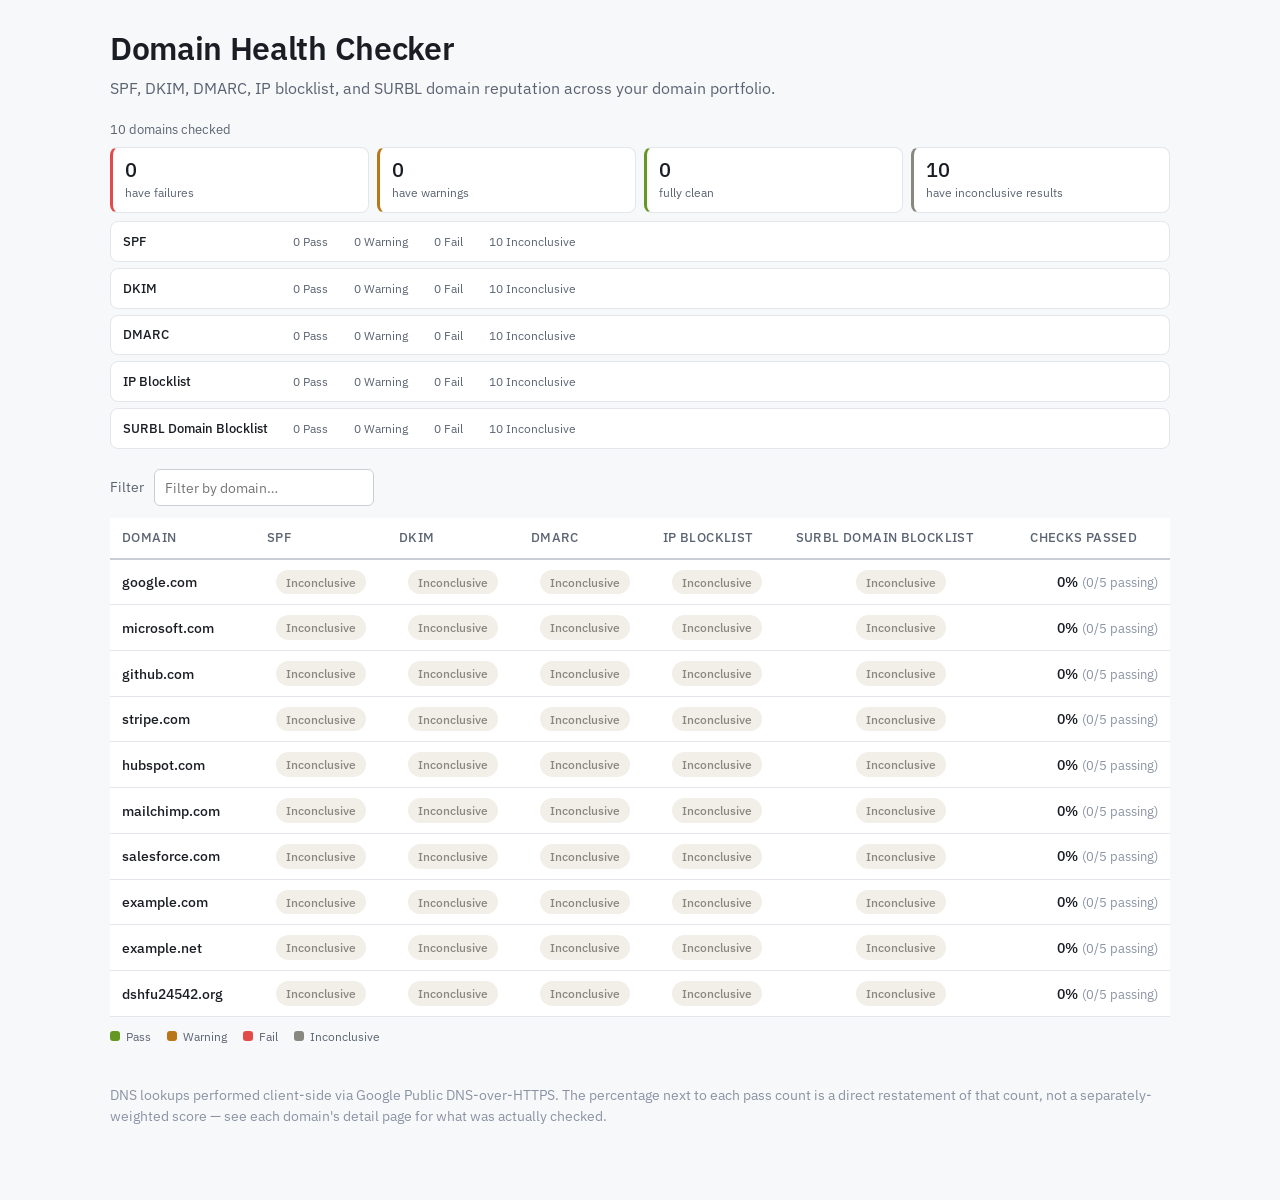
<file: index.html>
<!DOCTYPE html>
<html lang="en">
<head>
<meta charset="UTF-8">
<meta name="viewport" content="width=device-width, initial-scale=1.0">
<meta name="view-transition" content="same-origin">
<title>Domain Health Checker</title>
<link rel="preconnect" href="https://fonts.googleapis.com">
<link rel="preconnect" href="https://fonts.gstatic.com" crossorigin>
<link href="https://fonts.googleapis.com/css2?family=IBM+Plex+Mono:wght@400;500&family=IBM+Plex+Sans:wght@400;500;600&display=swap" rel="stylesheet">
<link rel="stylesheet" href="style.css">
</head>
<body>
  <div class="page">
    <header class="page-header">
      <h1>Domain Health Checker</h1>
      <p class="subtitle">SPF, DKIM, DMARC, IP blocklist, and SURBL domain reputation across your domain portfolio.</p>
    </header>

    <p id="load-status">Loading domains.json and running checks…</p>

    <section id="portfolio-summary" class="portfolio-summary" hidden>
      <div id="summary-eyebrow" class="summary-eyebrow"></div>
      <div id="summary-headline" class="summary-headline"></div>
      <div id="summary-breakdown" class="summary-breakdown"></div>
    </section>

    <div id="grid-controls" class="grid-controls" hidden>
      <label for="domain-filter">Filter</label>
      <input type="text" id="domain-filter" placeholder="Filter by domain…">
      <span id="active-filter" class="active-filter" hidden>
        <span id="active-filter-text"></span>
        <button type="button" id="clear-filter-btn" class="clear-filter-btn" aria-label="Clear filter">×</button>
      </span>
    </div>

    <table id="grid" class="grid" hidden>
      <thead>
        <tr>
          <th data-sort-key="domain" data-label="Domain">Domain</th>
          <th data-sort-key="spf" data-label="SPF">SPF</th>
          <th data-sort-key="dkim" data-label="DKIM">DKIM</th>
          <th data-sort-key="dmarc" data-label="DMARC">DMARC</th>
          <th data-sort-key="blocklist" data-label="IP Blocklist">IP Blocklist</th>
          <th data-sort-key="surbl" data-label="SURBL Domain Blocklist">SURBL Domain Blocklist</th>
          <th data-sort-key="passCount" data-label="Checks Passed">Checks Passed</th>
        </tr>
      </thead>
      <tbody id="grid-body"></tbody>
    </table>

    <div class="grid-legend">
      <span class="grid-legend-item"><span class="legend-swatch legend-swatch-pass"></span>Pass</span>
      <span class="grid-legend-item"><span class="legend-swatch legend-swatch-warning"></span>Warning</span>
      <span class="grid-legend-item"><span class="legend-swatch legend-swatch-fail"></span>Fail</span>
      <span class="grid-legend-item"><span class="legend-swatch legend-swatch-inconclusive"></span>Inconclusive</span>
    </div>

    <footer class="page-footer">
      <p>DNS lookups performed client-side via Google Public DNS-over-HTTPS. The percentage next to each pass count is a direct restatement of that count, not a separately-weighted score — see each domain's detail page for what was actually checked.</p>
    </footer>
  </div>

  <script src="checks.js"></script>
  <script src="summary.js"></script>
</body>
</html>
</file>
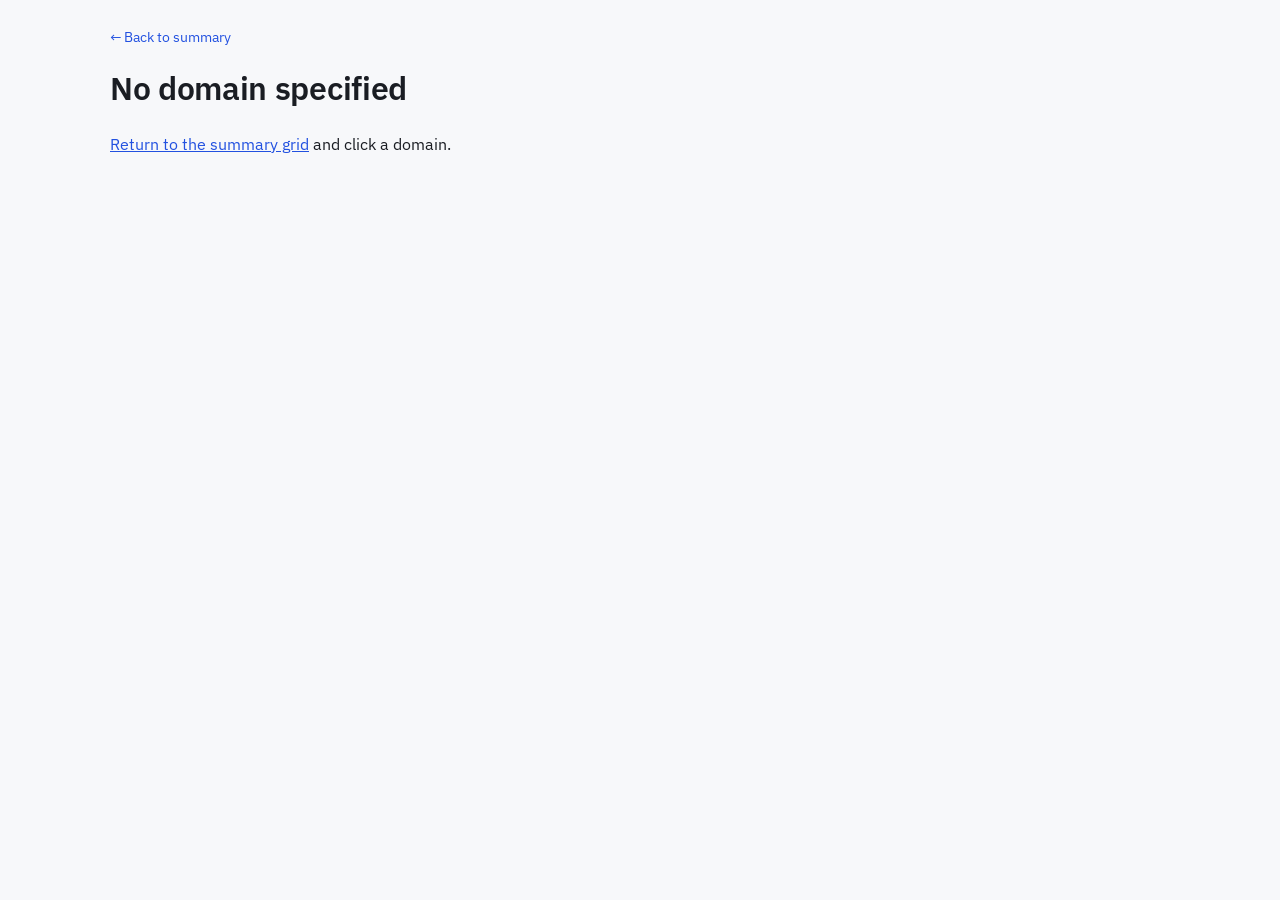
<file: detail.html>
<!DOCTYPE html>
<html lang="en">
<head>
<meta charset="UTF-8">
<meta name="viewport" content="width=device-width, initial-scale=1.0">
<meta name="view-transition" content="same-origin">
<title>Domain Detail — Domain Health Checker</title>
<link rel="preconnect" href="https://fonts.googleapis.com">
<link rel="preconnect" href="https://fonts.gstatic.com" crossorigin>
<link href="https://fonts.googleapis.com/css2?family=IBM+Plex+Mono:wght@400;500&family=IBM+Plex+Sans:wght@400;500;600&display=swap" rel="stylesheet">
<link rel="stylesheet" href="style.css">
</head>
<body>
  <div class="page">
    <a href="index.html" class="back-link">&larr; Back to summary</a>

    <header class="page-header">
      <h1 id="domain-title">Loading…</h1>
      <p id="pass-count" class="subtitle"></p>
    </header>

    <div id="detail-body"></div>
  </div>

  <script src="checks.js"></script>
  <script src="detail.js"></script>
</body>
</html>
</file>
<file: style.css>
/* Visual design pass per visual-design-brief.md. Design tokens below; the
   four status colors (pass/warning/fail/inconclusive — accent, text, and
   bg variants) are taken verbatim from the approved mock
   (domain_health_checker_mockup.html), which is the source of truth for
   those. Tokens without an explicit value in the brief (surface, secondary/
   muted text, borders, radius) are my own judgment, per the brief's own
   note that exact values there aren't critical to match precisely. */

:root {
  --bg: #f7f8fa;
  --surface-1: #ffffff;
  --text-primary: #1a1d23;
  --text-secondary: #5b6472;
  --text-muted: #8a93a3;
  --border: #e3e6ea;
  --border-strong: #c9ced6;
  --radius: 8px;
  --accent: #2251e0;
  --accent-dark: #17389c;

  --font-sans: "IBM Plex Sans", -apple-system, BlinkMacSystemFont, "Segoe UI", Roboto, Helvetica, Arial, sans-serif;
  --font-mono: "IBM Plex Mono", Consolas, "Liberation Mono", Menlo, monospace;

  /* Status colors — exact hex values from the approved mock. Fail uses a
     brighter accent (--fail-accent) for borders/legend against neutral
     surfaces, and a darker (--fail) for pill text, which needs more
     contrast against its light tinted background — this split is
     deliberate in the mock, not an inconsistency to normalize away. */
  --pass: #639922;
  --pass-bg: #eaf3de;
  --warning: #ba7517;
  --warning-bg: #faeeda;
  --fail-accent: #e24b4a;
  --fail: #a32d2d;
  --fail-bg: #fcebeb;
  --inconclusive: #888780;
  --inconclusive-bg: #f1efe8;
}

* {
  box-sizing: border-box;
}

body {
  margin: 0;
  background: var(--bg);
  color: var(--text-primary);
  font-family: var(--font-sans);
  line-height: 1.5;
}

a {
  color: var(--accent);
}

.page {
  max-width: 1100px;
  margin: 0 auto;
  padding: 24px 20px 60px;
}

.page-header {
  margin-bottom: 20px;
}

.page-header h1 {
  margin: 0 0 4px;
  font-weight: 600;
  letter-spacing: -0.01em;
}

.subtitle {
  margin: 0;
  color: var(--text-secondary);
}

.page-footer {
  margin-top: 40px;
  color: var(--text-muted);
  font-size: 0.85rem;
}

.back-link {
  display: inline-block;
  margin-bottom: 16px;
  color: var(--accent);
  text-decoration: none;
  font-size: 0.9rem;
}

.back-link:hover {
  text-decoration: underline;
}

/* --- Zone 1: Portfolio summary ------------------------------------------
   Restraint is the point here: small, low-chrome cards, status shown only
   as a thin left-border accent (never a filled background) so this zone
   doesn't visually outcompete the grid below it. */

.portfolio-summary {
  margin-bottom: 20px;
}

.summary-eyebrow {
  font-size: 0.8rem;
  color: var(--text-secondary);
  margin-bottom: 8px;
}

.summary-headline {
  display: grid;
  grid-template-columns: repeat(auto-fit, minmax(150px, 1fr));
  gap: 8px;
  margin-bottom: 8px;
}

.headline-card {
  background: var(--surface-1);
  border: 1px solid var(--border);
  border-left: 3px solid var(--border-strong);
  border-radius: var(--radius);
  padding: 10px 12px;
  text-align: left;
  cursor: pointer;
  font: inherit;
}

.headline-card-fail { border-left-color: var(--fail-accent); }
.headline-card-warning { border-left-color: var(--warning); }
.headline-card-clean { border-left-color: var(--pass); }
.headline-card-inconclusive { border-left-color: var(--inconclusive); }

.headline-card:hover,
.headline-card.stat-btn-active {
  box-shadow: 0 0 0 1px currentColor;
}

.headline-card-fail:hover, .headline-card-fail.stat-btn-active { color: var(--fail-accent); }
.headline-card-warning:hover, .headline-card-warning.stat-btn-active { color: var(--warning); }
.headline-card-clean:hover, .headline-card-clean.stat-btn-active { color: var(--pass); }
.headline-card-inconclusive:hover, .headline-card-inconclusive.stat-btn-active { color: var(--inconclusive); }

.headline-card-value {
  font-size: 1.25rem;
  font-weight: 500;
  color: var(--text-primary);
  line-height: 1.2;
}

.headline-card-label {
  font-size: 0.75rem;
  color: var(--text-secondary);
  margin-top: 2px;
}

.summary-breakdown {
  display: flex;
  flex-direction: column;
  gap: 6px;
}

.summary-breakdown-line {
  display: flex;
  align-items: center;
  flex-wrap: wrap;
  gap: 4px 14px;
  background: var(--surface-1);
  border: 1px solid var(--border);
  border-radius: var(--radius);
  padding: 8px 12px;
  font-size: 0.8rem;
}

.summary-breakdown-label {
  font-weight: 500;
  color: var(--text-primary);
  min-width: 150px;
}

.mini-stat {
  background: none;
  border: none;
  padding: 2px 6px;
  border-radius: 999px;
  font: inherit;
  font-size: 0.78rem;
  color: var(--text-secondary);
  cursor: pointer;
}

.mini-stat:hover {
  background: var(--bg);
  color: var(--text-primary);
}

.mini-stat.stat-btn-active {
  font-weight: 600;
}

.mini-stat-pass.stat-btn-active { color: var(--pass); background: var(--pass-bg); }
.mini-stat-warning.stat-btn-active { color: var(--warning); background: var(--warning-bg); }
.mini-stat-fail.stat-btn-active { color: var(--fail); background: var(--fail-bg); }
.mini-stat-inconclusive.stat-btn-active { color: var(--inconclusive); background: var(--inconclusive-bg); }

/* --- Filter row ---------------------------------------------------------- */

.grid-controls:not([hidden]) {
  display: flex;
  align-items: center;
  gap: 10px;
  margin-bottom: 12px;
}

.grid-controls label {
  font-size: 0.85rem;
  color: var(--text-secondary);
}

.grid-controls input {
  padding: 7px 10px;
  border: 1px solid var(--border-strong);
  border-radius: 6px;
  font: inherit;
  font-size: 0.9rem;
  min-width: 220px;
  background: var(--surface-1);
  color: var(--text-primary);
}

.grid-controls input:focus {
  outline: none;
  border-color: var(--accent);
  box-shadow: 0 0 0 3px rgba(34, 81, 224, 0.15);
}

/* :not([hidden]) matters here: an author rule setting `display` has the
   same specificity as the browser's built-in `[hidden] { display: none }`
   and wins the tie, so a bare `.active-filter { display: inline-flex }`
   would silently defeat `element.hidden = true` — the element would stay
   visible no matter what the hidden attribute said. */
.active-filter:not([hidden]) {
  display: inline-flex;
  align-items: center;
  gap: 6px;
  background: #eaf0fd;
  border: 1px solid #b9cdf5;
  color: var(--accent-dark);
  border-radius: 999px;
  padding: 4px 10px;
  font-size: 0.8rem;
}

.clear-filter-btn {
  background: none;
  border: none;
  font-size: 1rem;
  line-height: 1;
  cursor: pointer;
  padding: 0;
  color: inherit;
}

/* --- Zone 2: Summary grid (the hero) -------------------------------------
   Dense and data-forward. Status color is the loudest signal here (pill
   badges, full-strength tint) — everything else stays quiet: hairline
   borders, no per-cell shadows. */

.grid {
  border-collapse: collapse;
  width: 100%;
  background: var(--surface-1);
  font-size: 0.9rem;
}

.grid th,
.grid td {
  border-bottom: 1px solid var(--border);
  padding: 10px 12px;
  text-align: left;
}

.grid td.cell {
  text-align: center;
}

.grid td.cell-count {
  text-align: right;
}

.grid th {
  background: var(--surface-1);
  border-bottom: 2px solid var(--border-strong);
  color: var(--text-secondary);
  font-weight: 500;
  font-size: 0.8rem;
  text-transform: uppercase;
  letter-spacing: 0.03em;
}

.grid th[data-sort-key] {
  cursor: pointer;
  user-select: none;
}

.grid th[data-sort-key]:hover {
  color: var(--text-primary);
}

.grid tbody tr:hover {
  background: var(--bg);
}

.grid td a {
  color: inherit;
  text-decoration: none;
  display: block;
}

.grid td.domain-cell a {
  color: var(--text-primary);
  font-weight: 500;
}

.grid td.domain-cell a:hover {
  color: var(--accent);
}

.score-percent {
  font-weight: 500;
  color: var(--text-primary);
}

.score-fraction {
  color: var(--text-muted);
  font-size: 0.8rem;
  margin-left: 4px;
}

/* Status pill badges — light tinted background, darker same-hue text.
   Applied to a <span> inside the cell, not the cell background itself, so
   the grid stays legible rather than fully colored row after row. */

.pill {
  display: inline-block;
  padding: 3px 10px;
  border-radius: 999px;
  font-size: 0.78rem;
  font-weight: 500;
}

.pill-pass { background: var(--pass-bg); color: var(--pass); }
.pill-warning { background: var(--warning-bg); color: var(--warning); }
.pill-fail { background: var(--fail-bg); color: var(--fail); }
.pill-inconclusive { background: var(--inconclusive-bg); color: var(--inconclusive); }

/* Color-key legend under the grid */

.grid-legend {
  display: flex;
  flex-wrap: wrap;
  gap: 16px;
  margin-top: 10px;
  font-size: 0.78rem;
  color: var(--text-secondary);
}

.grid-legend-item {
  display: inline-flex;
  align-items: center;
  gap: 6px;
}

.legend-swatch {
  display: inline-block;
  width: 10px;
  height: 10px;
  border-radius: 3px;
}

.legend-swatch-pass { background: var(--pass); }
.legend-swatch-warning { background: var(--warning); }
.legend-swatch-fail { background: var(--fail-accent); }
.legend-swatch-inconclusive { background: var(--inconclusive); }

/* --- Zone 3: Drill-in detail ---------------------------------------------
   Same tokens/status colors/pill language as the grid, so it reads as the
   same product rather than a pasted-in page style. */

.check-section {
  background: var(--surface-1);
  border: 1px solid var(--border);
  border-left-width: 4px;
  border-radius: var(--radius);
  padding: 14px 18px;
  margin-bottom: 14px;
}

.check-pass { border-left-color: var(--pass); }
.check-warning { border-left-color: var(--warning); }
.check-fail { border-left-color: var(--fail-accent); }
.check-inconclusive { border-left-color: var(--inconclusive); }

.check-section h2 {
  margin: 0 0 8px;
  font-size: 1.05rem;
  font-weight: 600;
  display: flex;
  align-items: center;
  gap: 10px;
}

.check-section ul {
  margin: 0 0 4px;
  padding-left: 20px;
  color: var(--text-secondary);
}

.record-label {
  font-size: 0.72rem;
  text-transform: uppercase;
  letter-spacing: 0.03em;
  color: var(--text-muted);
  margin-top: 10px;
}

.record-box {
  background: var(--bg);
  border: 1px solid var(--border);
  border-radius: 6px;
  padding: 8px 10px;
  font-family: var(--font-mono);
  font-size: 0.8rem;
  white-space: pre-wrap;
  word-break: break-all;
  margin-top: 4px;
  color: var(--text-primary);
}

.fix-box {
  background: var(--warning-bg);
  border: 1px solid #f0d9ac;
  border-radius: 6px;
  padding: 10px 12px;
  margin-top: 10px;
  font-size: 0.9rem;
  color: var(--text-primary);
}

/* --- Motion: the one earned transition -----------------------------------
   Cross-Document View Transitions (Chromium) animate the grid<->detail
   page swap. Both pages opt in via <meta name="view-transition"
   content="same-origin"> in <head>; browsers without support just do a
   normal instant navigation, no fallback code needed. */

::view-transition-old(root),
::view-transition-new(root) {
  animation-duration: 0.18s;
  animation-timing-function: ease-out;
}

::view-transition-old(root) {
  animation-name: dhc-fade-out;
}

::view-transition-new(root) {
  animation-name: dhc-fade-in;
}

@keyframes dhc-fade-out {
  to { opacity: 0; }
}

@keyframes dhc-fade-in {
  from { opacity: 0; }
}
</file>
